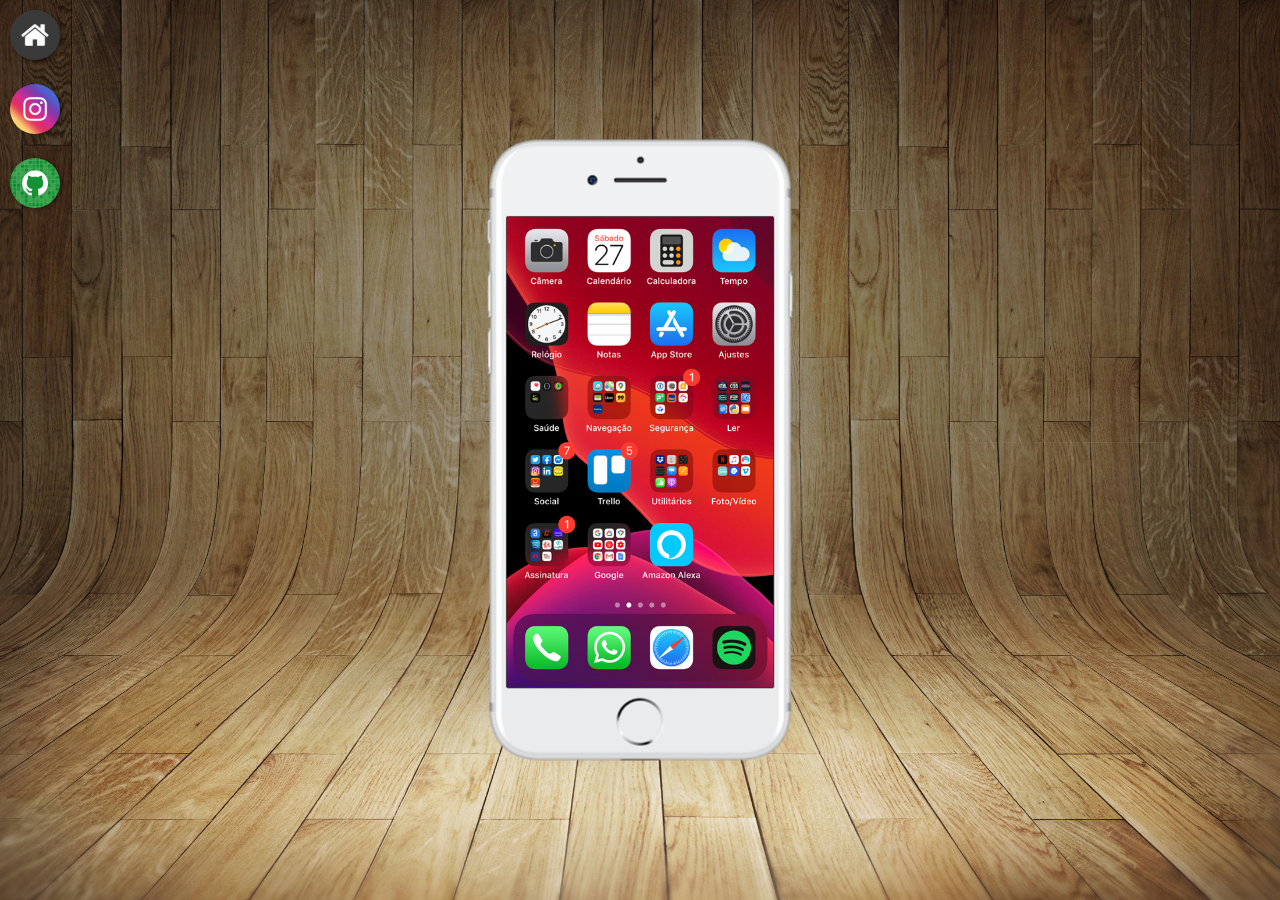
<file: index.html>
<!DOCTYPE html>
<html lang="pt-br">
<head>
    <meta charset="UTF-8">
    <meta name="viewport" content="width=device-width, initial-scale=1.0">
    <title>Redes Sociais</title>
    <link rel="shortcut icon" href="favicon.ico" type="image/x-icon">
    <link rel="stylesheet" href="estilos/style.css">
</head>
<body>
    <main>
        <section id="telefone">
            <iframe src="home.html" name="tela" id="tela" frameborder="0"></iframe>
        </section>
        <section id="redes-sociais">
            <a href="home.html" target="tela" ><img src="imagens/logo-home.jpg" alt="Home"></a><br>
            <a href="instagram.html" target="tela"><img src="imagens/logo-instagram.jpg" alt="instagram"></a><br>
            <a href="github.html" target="tela"><img src="imagens/logo-github.jpg" alt="Github"></a>
        </section>
    </main>
</body>
</html>
</file>
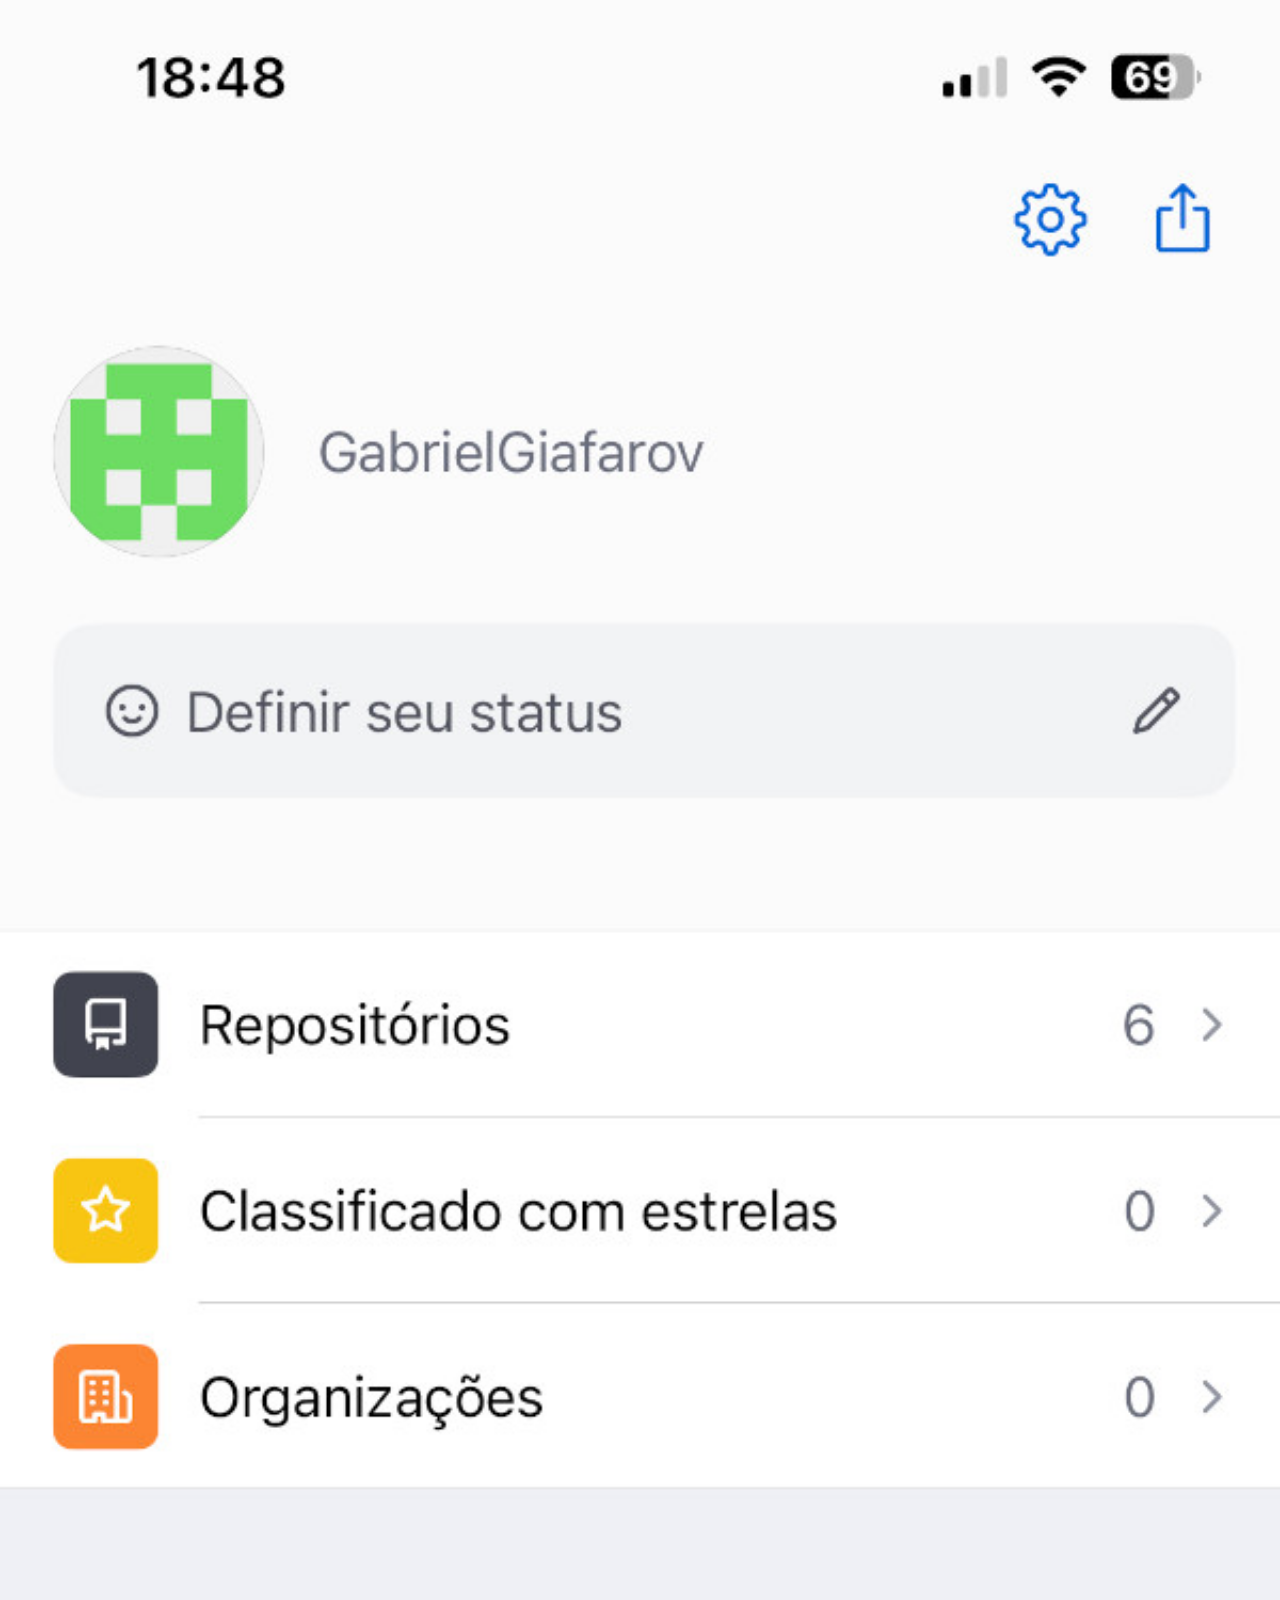
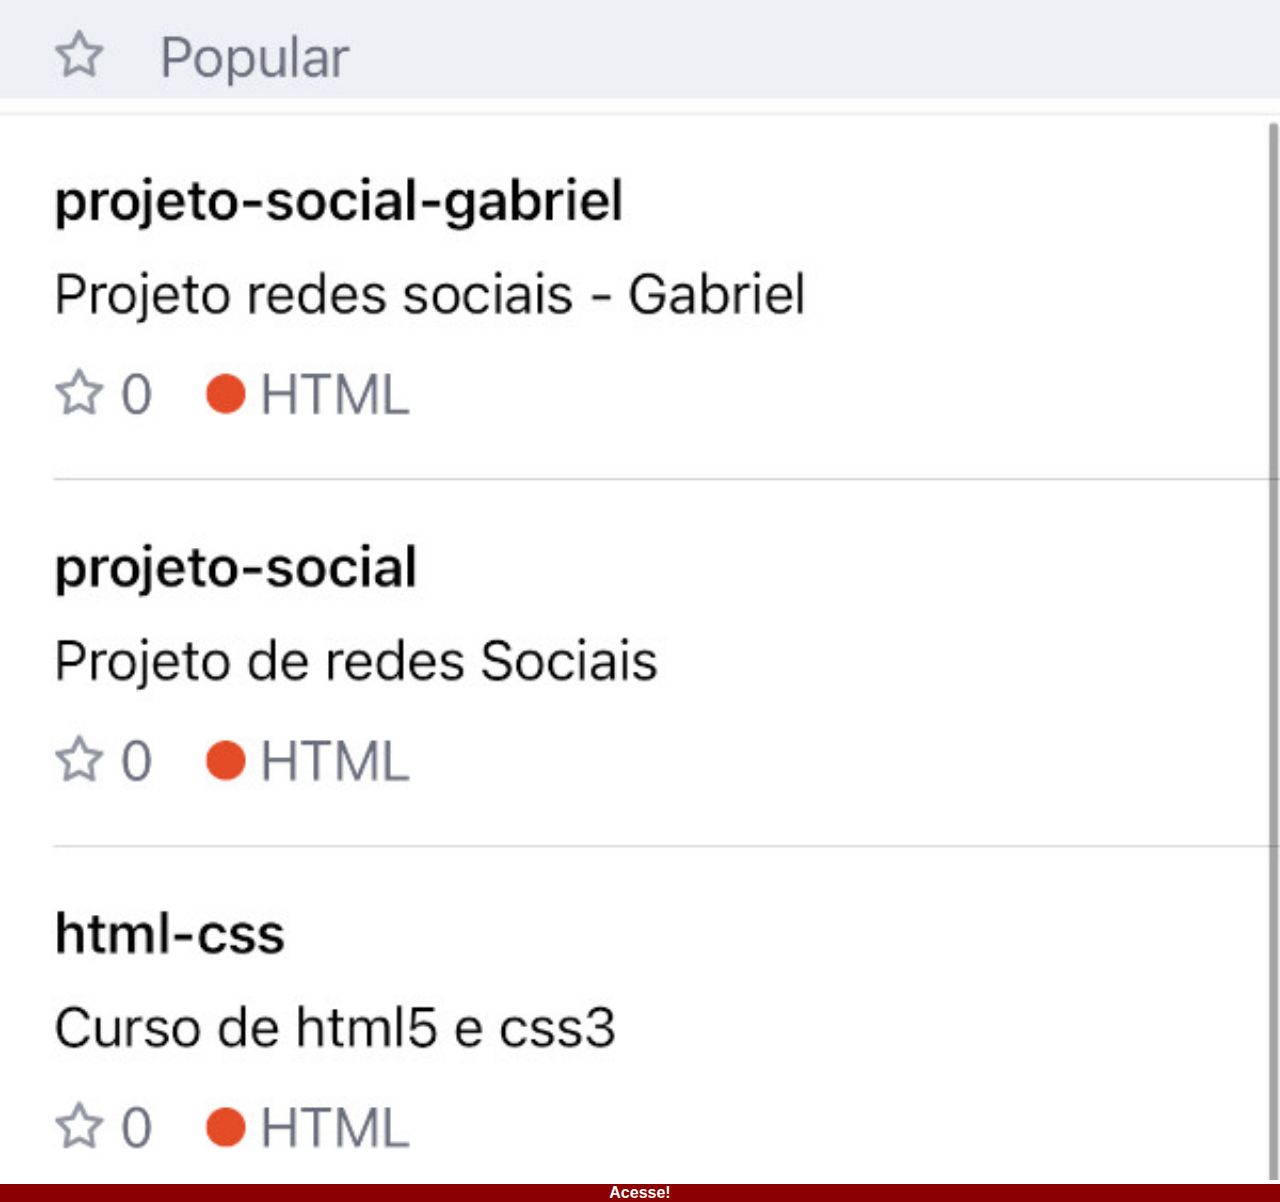
<file: github.html>
<!DOCTYPE html>
<html lang="pt-br">
<head>
    <meta charset="UTF-8">
    <meta name="viewport" content="width=device-width, initial-scale=1.0">
    <title>Github</title>
    <link rel="stylesheet" href="estilos/social.css">
</head>
<body>
    <img src="imagens/github-gabriel 2.jpg" alt="Github"><a href="github.com/gabrielgiafarov" target="_blank">Acesse!</a>
</body>
</html>
</file>
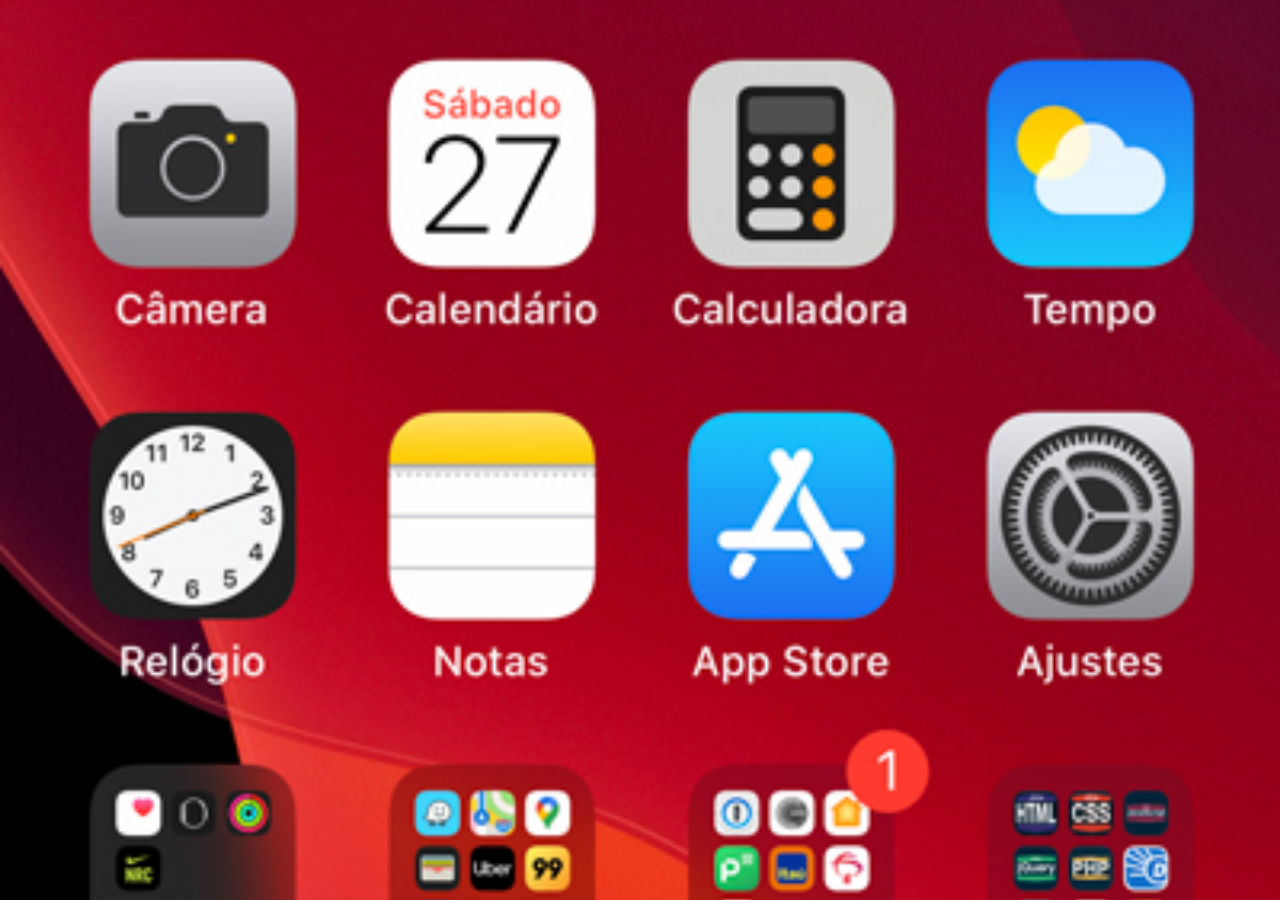
<file: home.html>
<!DOCTYPE html>
<html lang="pt-br">
<head>
    <meta charset="UTF-8">
    <meta name="viewport" content="width=device-width, initial-scale=1.0">
    <title>Home</title>
    <style>
        *{
            margin: 0px;
            padding: 0px;
        }
        body{
            height: 100vh;
            width: 100vw;
            background: black url('imagens/tela-home.jpg') no-repeat top center;
            background-size: cover;
        }
    </style>
</head>
<body>
    
</body>
</html>
</file>
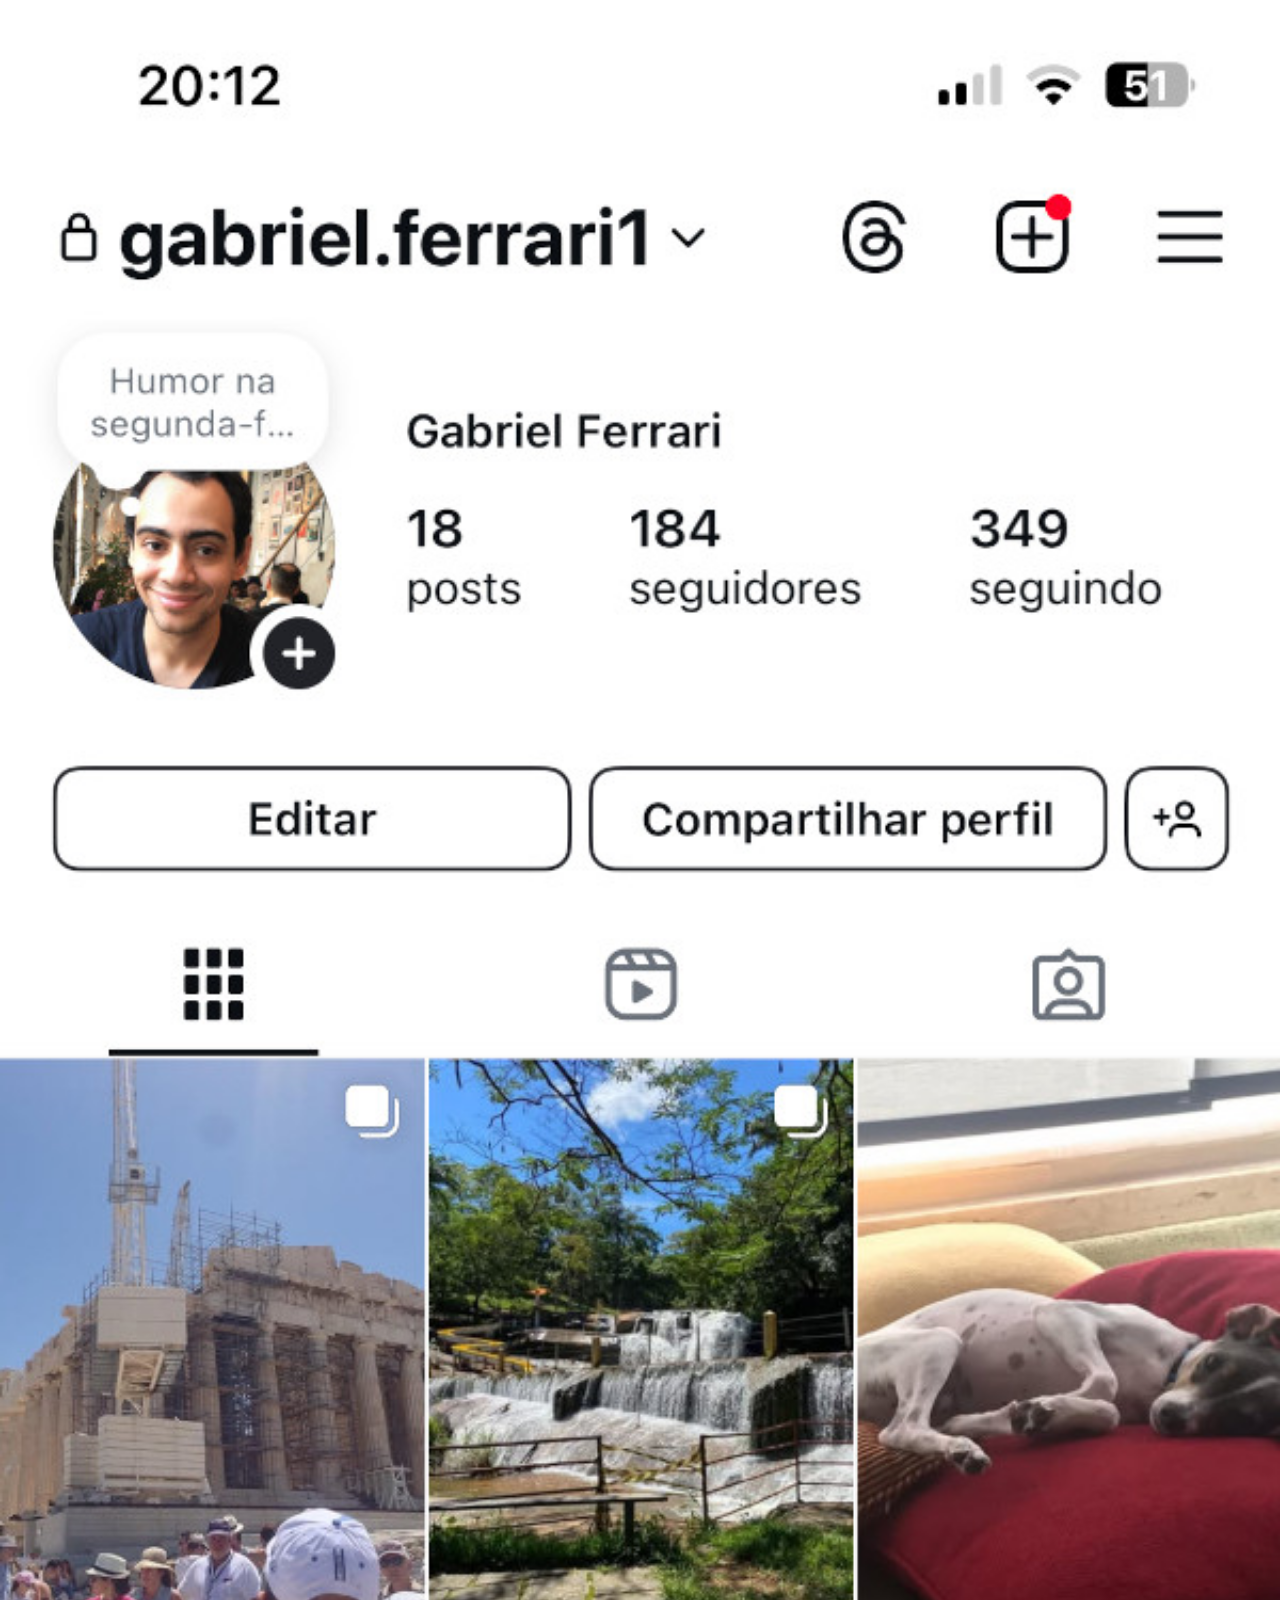
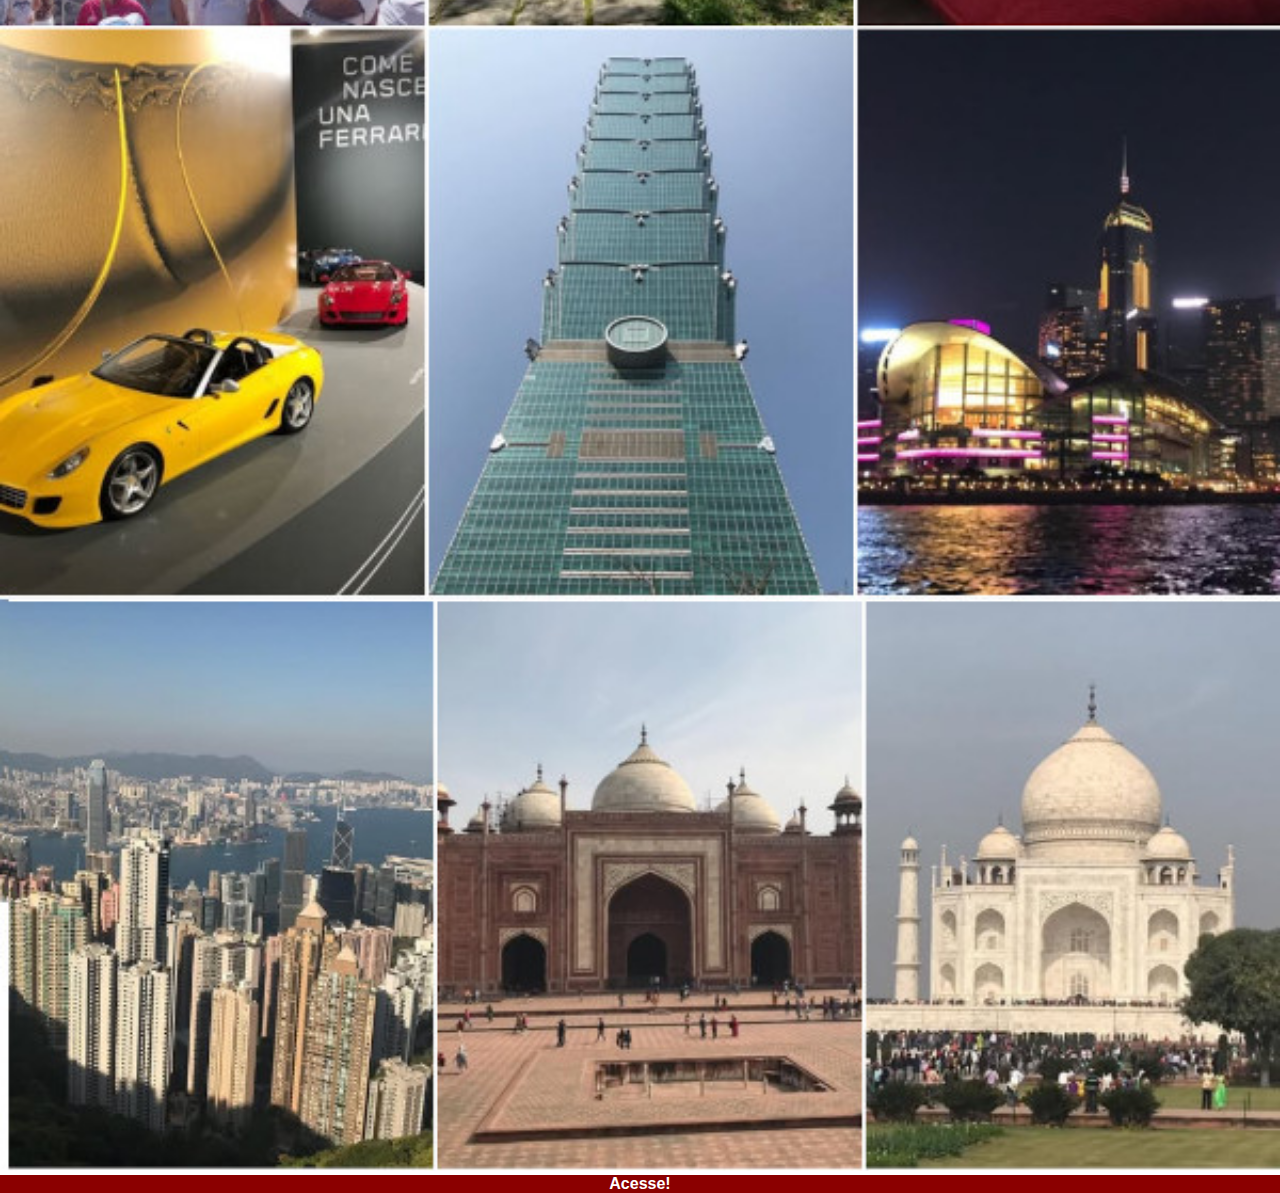
<file: instagram.html>
<!DOCTYPE html>
<html lang="en">
<head>
    <meta charset="UTF-8">
    <meta name="viewport" content="width=device-width, initial-scale=1.0">
    <title>Document</title>
    <link rel="stylesheet" href="estilos/social.css">
</head>
<body>
    <img src="imagens/tela-instagram-gabriel 2.jpg" alt="Instagram"><a href="instagram.com/gabriel.ferrari1" target="_blank">Acesse!</a>
</body>
</html>
</file>
<file: estilos/style.css>
@charset "UTF-8";
* {
    margin: 0px;
    padding: 0px;
    font-family: Arial, Helvetica, sans-serif;
}
html, body{
    height: 100vh;
    width: 100vw;
    background-color: black;
}
body{
    background: url('../imagens/fundo-madeira.jpg') no-repeat top center;
    background-size: cover;
}
main{
    height: 100vh;
    position: relative;
}
section#telefone{
    height: 627px;
    width: 311px;
    position: absolute;
    top: 50%;
    left: 50%;
    transform: translate(-50%, -50%);
    background: url('../imagens/frame-iphone.png') no-repeat;
}
iframe#tela{
    position: relative;
    top: 80px;
    left: 22px;
    width: 267px;
    height: 471px;
}
section#redes-sociais img{
    width: 50px;
    margin: 10px;
    border-radius: 50%;
    box-shadow: 2px 2px 5px rgba(0, 0, 0, 0.400);
    box-sizing: border-box;
}
section#redes-sociais img:hover{
    border: 2px solid rgba(255, 255, 255 0.637);
    transform: translate(-3px, -3px);
    box-shadow: 5px 5px 10px rgba(0, 0, 0, 0.623);
    transition: transform .3s, border 1s;
}
</file>
<file: estilos/social.css>
@charset "UTF - 8";

* {
    margin: 0px;
    padding: 0px;
    font-family: Arial, Helvetica, sans-serif;
}
::-webkit-scrollbar{
    width: 0px;
    height: 0px;
}
img{
    width: 100vw;
}
a{
    display: block;
    background-color: darkred;
    color: white;
    text-align: center;
    font-weight: bolder;
    text-decoration: none;
}
a:hover{
    background-color: red;
}
</file>
